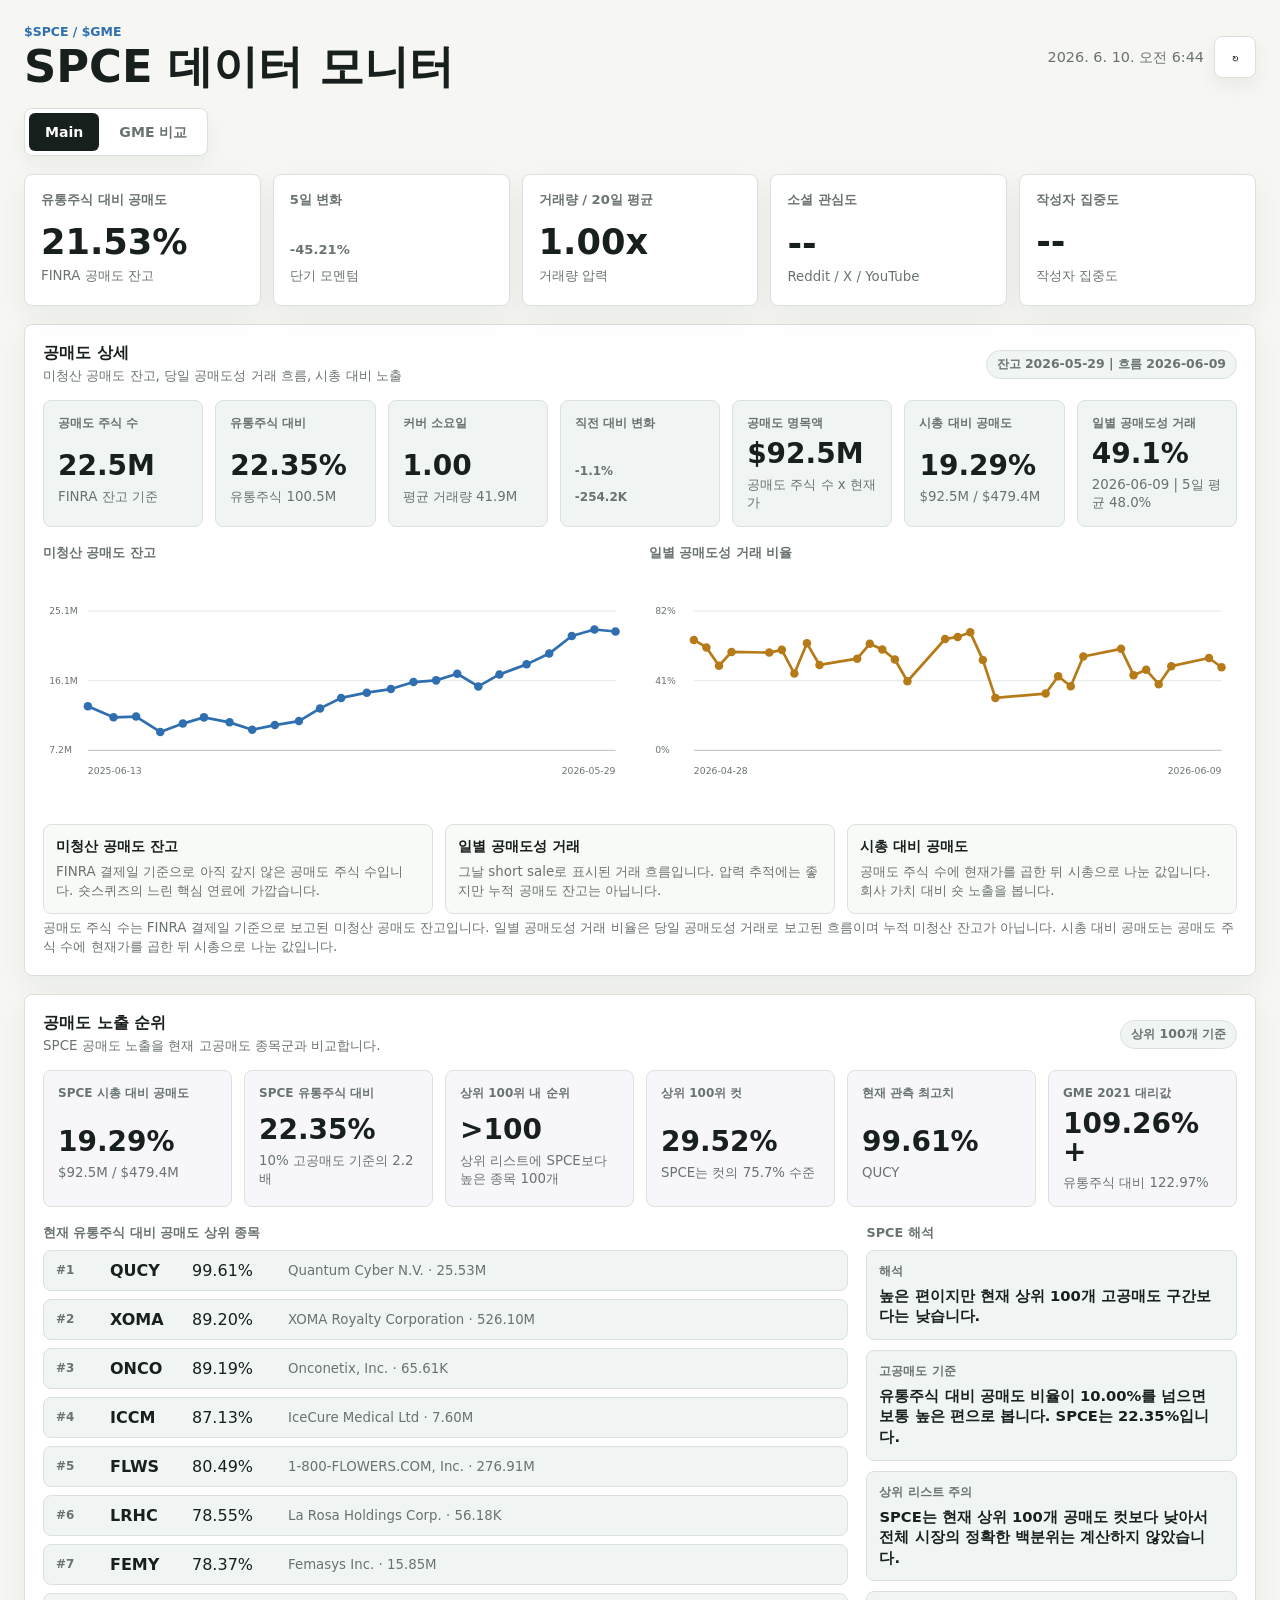
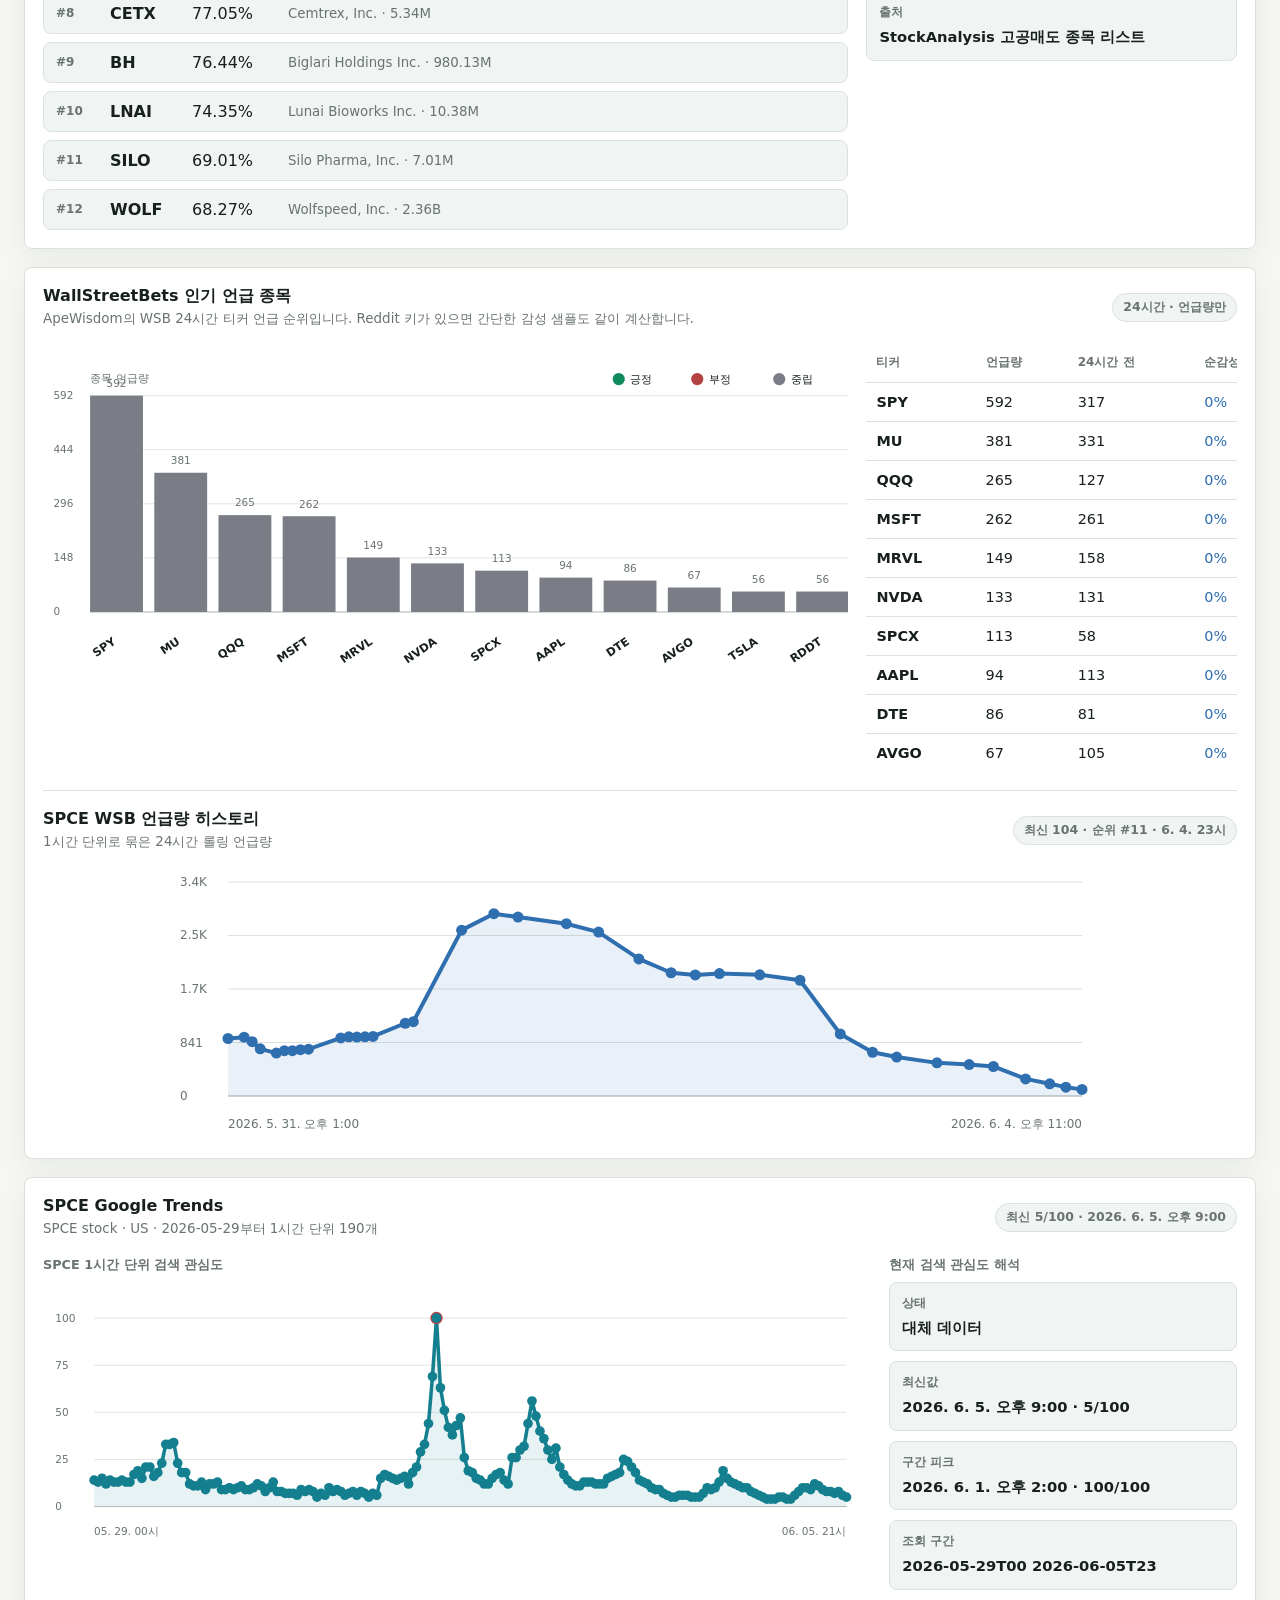
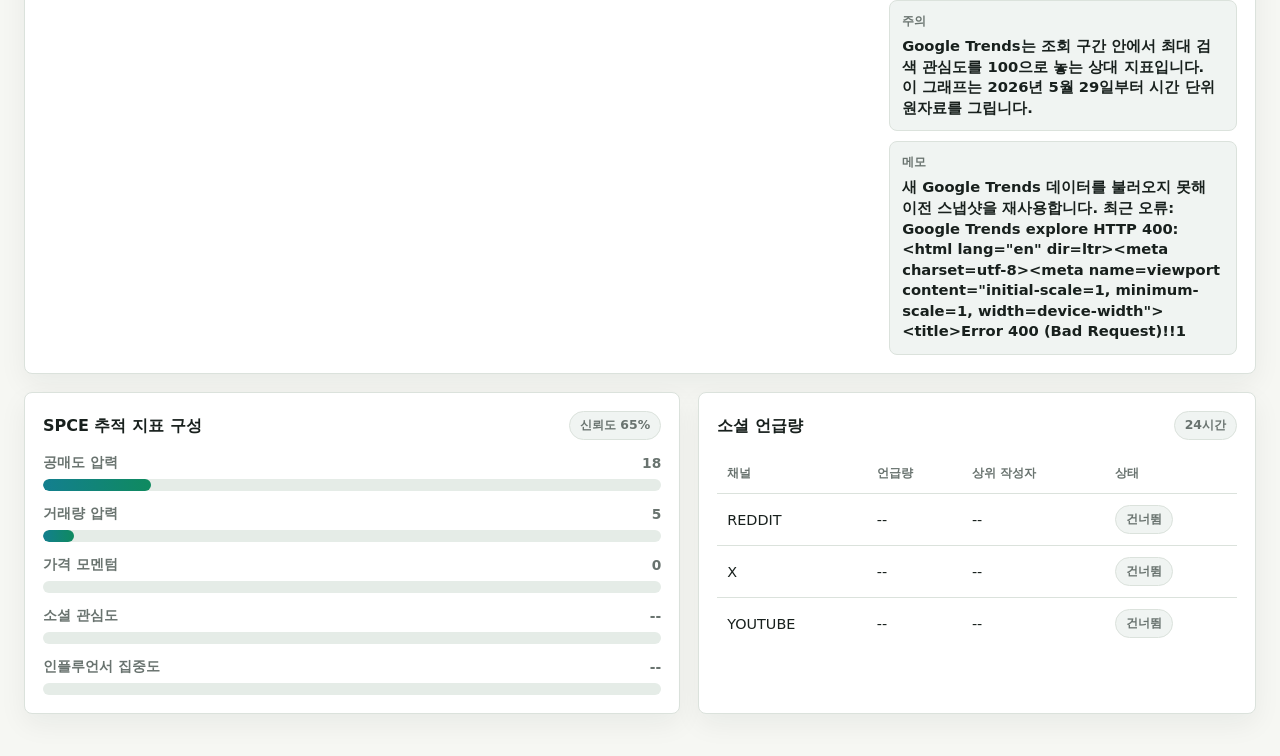
<file: index.html>
<!doctype html>
<html lang="ko">
  <head>
    <meta charset="utf-8" />
    <meta name="viewport" content="width=device-width, initial-scale=1" />
    <title>SPCE 데이터 모니터</title>
    <link rel="stylesheet" href="styles.css?v=20260601-wsb-hourly-buckets-4" />
  </head>
  <body>
    <div class="app-shell">
      <header class="topbar">
        <div>
          <p class="eyebrow">$SPCE / $GME</p>
          <h1>SPCE 데이터 모니터</h1>
        </div>
        <div class="topbar-actions">
          <span id="last-updated" class="timestamp">불러오는 중</span>
          <button id="refresh-button" class="icon-button" type="button" aria-label="데이터 새로고침" title="데이터 새로고침">
            <span aria-hidden="true">↻</span>
          </button>
        </div>
      </header>

      <nav class="tab-nav" aria-label="대시보드 보기">
        <button class="tab-button is-active" type="button" data-tab-target="main" aria-selected="true">Main</button>
        <button class="tab-button" type="button" data-tab-target="gme" aria-selected="false">GME 비교</button>
      </nav>

      <main>
        <section class="metric-grid" aria-label="SPCE 핵심 지표" data-tab-panel="main">
          <article class="metric-card">
            <span>유통주식 대비 공매도</span>
            <strong id="metric-short">--</strong>
            <small>FINRA 공매도 잔고</small>
          </article>
          <article class="metric-card">
            <span>5일 변화</span>
            <strong id="metric-move">--</strong>
            <small>단기 모멘텀</small>
          </article>
          <article class="metric-card">
            <span>거래량 / 20일 평균</span>
            <strong id="metric-volume">--</strong>
            <small>거래량 압력</small>
          </article>
          <article class="metric-card">
            <span>소셜 관심도</span>
            <strong id="metric-social">--</strong>
            <small>Reddit / X / YouTube</small>
          </article>
          <article class="metric-card">
            <span>작성자 집중도</span>
            <strong id="metric-leader">--</strong>
            <small>작성자 집중도</small>
          </article>
        </section>

        <section class="panel short-panel" data-tab-panel="main">
          <div class="panel-heading">
            <div>
              <h2>공매도 상세</h2>
              <p class="panel-subtitle">미청산 공매도 잔고, 당일 공매도성 거래 흐름, 시총 대비 노출</p>
            </div>
            <span id="short-source-chip" class="status-chip">--</span>
          </div>
          <div id="short-metric-grid" class="short-metric-grid"></div>
          <div class="short-chart-grid">
            <div>
              <div class="chart-title">미청산 공매도 잔고</div>
              <div id="short-interest-chart" class="mini-chart"></div>
            </div>
            <div>
              <div class="chart-title">일별 공매도성 거래 비율</div>
              <div id="short-volume-chart" class="mini-chart"></div>
            </div>
          </div>
          <div class="short-explainer-grid">
            <article>
              <strong>미청산 공매도 잔고</strong>
              <p>FINRA 결제일 기준으로 아직 갚지 않은 공매도 주식 수입니다. 숏스퀴즈의 느린 핵심 연료에 가깝습니다.</p>
            </article>
            <article>
              <strong>일별 공매도성 거래</strong>
              <p>그날 short sale로 표시된 거래 흐름입니다. 압력 추적에는 좋지만 누적 공매도 잔고는 아닙니다.</p>
            </article>
            <article>
              <strong>시총 대비 공매도</strong>
              <p>공매도 주식 수에 현재가를 곱한 뒤 시총으로 나눈 값입니다. 회사 가치 대비 숏 노출을 봅니다.</p>
            </article>
          </div>
          <p id="short-caveat" class="panel-subtitle caveat"></p>
        </section>

        <section class="panel exposure-panel" data-tab-panel="main">
          <div class="panel-heading">
            <div>
              <h2>공매도 노출 순위</h2>
              <p id="exposure-method" class="panel-subtitle">SPCE 공매도 노출을 현재 고공매도 종목군과 비교</p>
            </div>
            <span id="exposure-status" class="status-chip">--</span>
          </div>
          <div id="exposure-grid" class="exposure-grid"></div>
          <div class="exposure-layout">
            <div>
              <div class="chart-title">현재 유통주식 대비 공매도 상위 종목</div>
              <div id="exposure-top-list" class="rank-list"></div>
            </div>
            <div>
              <div class="chart-title">SPCE 해석</div>
              <div id="exposure-notes" class="benchmark-list"></div>
            </div>
          </div>
        </section>

        <section class="panel gme-case-panel" data-tab-panel="gme">
          <div class="panel-heading">
            <div>
              <h2>GME 2021 케이스 스터디</h2>
              <p id="gme-case-method" class="panel-subtitle">밈 숏스퀴즈 국면의 과거 기준선</p>
            </div>
            <span id="gme-case-chip" class="status-chip">--</span>
          </div>
          <div id="gme-case-grid" class="case-grid"></div>
          <div class="case-layout">
            <div>
              <div class="chart-title">GME 가격, 2021년 1월 저점 기준</div>
              <div id="gme-case-chart" class="case-chart"></div>
            </div>
            <div>
              <div class="chart-title">소셜 관심도 벤치마크</div>
              <div id="gme-social-benchmark" class="benchmark-list"></div>
            </div>
          </div>
          <div class="case-layout gme-short-layout">
            <div>
              <div class="chart-title">GME FINRA 공매도 잔고</div>
              <div id="gme-short-interest-chart" class="case-chart"></div>
            </div>
            <div>
              <div class="chart-title">GME 일별 공매도성 거래 흐름</div>
              <div id="gme-short-flow-chart" class="case-chart"></div>
            </div>
          </div>
          <div class="case-layout google-layout">
            <div>
              <div class="chart-title">GME Google Trends, 2021년 1월-2월</div>
              <div id="gme-google-trends-chart" class="case-chart"></div>
            </div>
            <div>
              <div class="chart-title">검색 관심도 해석</div>
              <div id="gme-google-trends-notes" class="benchmark-list"></div>
            </div>
          </div>
        </section>

        <section class="panel trend-panel" data-tab-panel="main">
          <div class="panel-heading">
            <div>
              <h2>WallStreetBets 인기 언급 종목</h2>
              <p id="wsb-method" class="panel-subtitle">r/wallstreetbets 24시간 티커 언급량</p>
            </div>
            <span id="wsb-status" class="status-chip">--</span>
          </div>
          <div class="trend-layout">
            <div id="wsb-chart" class="stacked-chart"></div>
            <div class="table-wrap compact-table">
              <table>
                <thead>
                  <tr>
                    <th>티커</th>
                    <th>언급량</th>
                    <th>24시간 전</th>
                    <th>순감성</th>
                  </tr>
                </thead>
                <tbody id="wsb-table"></tbody>
              </table>
            </div>
          </div>
          <div class="trend-history">
            <div class="panel-heading compact-heading">
              <div>
                <h2>SPCE WSB 언급량 히스토리</h2>
                <p class="panel-subtitle">1시간 단위로 묶은 24시간 롤링 언급량</p>
              </div>
              <span id="wsb-history-latest" class="status-chip">--</span>
            </div>
            <div id="wsb-history-chart" class="mention-history-chart"></div>
          </div>
        </section>

        <section class="panel google-panel" data-tab-panel="main">
          <div class="panel-heading">
            <div>
              <h2>SPCE Google Trends</h2>
              <p id="spce-google-trends-method" class="panel-subtitle">미국 기준, 2026년 5월 29일부터 시간 단위 검색 관심도</p>
            </div>
            <span id="spce-google-trends-chip" class="status-chip">--</span>
          </div>
          <div class="case-layout google-layout">
            <div>
              <div class="chart-title">SPCE 1시간 단위 검색 관심도</div>
              <div id="spce-google-trends-chart" class="mention-history-chart"></div>
            </div>
            <div>
              <div class="chart-title">현재 검색 관심도 해석</div>
              <div id="spce-google-trends-notes" class="benchmark-list"></div>
            </div>
          </div>
        </section>

        <section class="dashboard-grid" data-tab-panel="main">
          <article class="panel">
            <div class="panel-heading">
              <h2>SPCE 추적 지표 구성</h2>
              <span id="confidence-chip" class="status-chip">--</span>
            </div>
            <div id="component-bars" class="bar-list"></div>
          </article>

          <article class="panel">
            <div class="panel-heading">
              <h2>소셜 언급량</h2>
              <span id="window-chip" class="status-chip">24h</span>
            </div>
            <div class="table-wrap">
              <table>
                <thead>
                  <tr>
                    <th>채널</th>
                    <th>언급량</th>
                    <th>상위 작성자</th>
                    <th>상태</th>
                  </tr>
                </thead>
                <tbody id="social-table"></tbody>
              </table>
            </div>
          </article>
        </section>

        <section class="panel" data-tab-panel="gme">
            <div class="panel-heading">
              <h2>SPCE vs GME</h2>
              <span class="status-chip">현재 데이터</span>
            </div>
            <div class="table-wrap">
              <table>
                <thead>
                  <tr>
                    <th>지표</th>
                    <th>SPCE</th>
                    <th>GME 2021</th>
                  </tr>
                </thead>
                <tbody id="comparison-table"></tbody>
              </table>
            </div>
        </section>

        <section class="panel" data-tab-panel="gme">
          <div class="panel-heading">
            <h2>현재 GME 상태</h2>
            <span class="status-chip">관찰</span>
          </div>
          <div id="gme-strip" class="strip"></div>
        </section>
      </main>
    </div>

    <div id="chart-tooltip" class="chart-tooltip" hidden></div>
    <script src="app.js?v=20260601-wsb-hourly-buckets-4"></script>
  </body>
</html>
</file>
<file: styles.css>
:root {
  color-scheme: light;
  --bg: #f6f7f3;
  --surface: #ffffff;
  --surface-strong: #f0f4f2;
  --ink: #18201d;
  --muted: #69736f;
  --line: #dbe2dc;
  --green: #0f8a5f;
  --red: #b54242;
  --blue: #2f6fb0;
  --amber: #b77a18;
  --teal: #137f8f;
  --shadow: 0 18px 48px rgba(25, 33, 29, 0.08);
}

* {
  box-sizing: border-box;
}

body {
  margin: 0;
  min-width: 320px;
  color: var(--ink);
  background: var(--bg);
  font-family: Inter, ui-sans-serif, system-ui, -apple-system, BlinkMacSystemFont, "Segoe UI", sans-serif;
  letter-spacing: 0;
}

.app-shell {
  width: min(1440px, 100%);
  margin: 0 auto;
  padding: 24px;
}

.topbar {
  display: flex;
  align-items: center;
  justify-content: space-between;
  gap: 16px;
  margin-bottom: 18px;
}

.eyebrow {
  margin: 0 0 4px;
  color: var(--blue);
  font-size: 0.78rem;
  font-weight: 800;
  text-transform: uppercase;
}

h1,
h2,
p {
  margin: 0;
}

h1 {
  font-size: clamp(1.65rem, 4vw, 2.8rem);
  line-height: 1.05;
  font-weight: 850;
}

h2 {
  font-size: 1rem;
  line-height: 1.2;
}

.topbar-actions {
  display: flex;
  align-items: center;
  gap: 10px;
}

.timestamp {
  color: var(--muted);
  font-size: 0.9rem;
  white-space: nowrap;
}

.icon-button {
  display: grid;
  width: 42px;
  height: 42px;
  place-items: center;
  border: 1px solid var(--line);
  border-radius: 8px;
  color: var(--ink);
  background: var(--surface);
  box-shadow: 0 8px 18px rgba(25, 33, 29, 0.06);
  cursor: pointer;
}

.icon-button:hover {
  border-color: var(--blue);
  color: var(--blue);
}

.tab-nav {
  display: inline-flex;
  gap: 4px;
  margin-bottom: 18px;
  padding: 4px;
  border: 1px solid var(--line);
  border-radius: 8px;
  background: var(--surface);
  box-shadow: 0 8px 18px rgba(25, 33, 29, 0.05);
}

.tab-button {
  min-height: 38px;
  padding: 0 16px;
  border: 0;
  border-radius: 6px;
  color: var(--muted);
  background: transparent;
  font: inherit;
  font-size: 0.88rem;
  font-weight: 800;
  cursor: pointer;
}

.tab-button:hover {
  color: var(--ink);
  background: var(--surface-strong);
}

.tab-button.is-active {
  color: #fff;
  background: var(--ink);
}

[data-tab-panel][hidden] {
  display: none !important;
}

.metric-card span {
  color: var(--muted);
  font-size: 0.82rem;
  font-weight: 750;
  text-transform: uppercase;
}

.status-chip {
  display: inline-flex;
  align-items: center;
  width: fit-content;
  min-height: 28px;
  padding: 5px 10px;
  border: 1px solid var(--line);
  border-radius: 999px;
  color: var(--muted);
  background: var(--surface-strong);
  font-size: 0.78rem;
  font-weight: 750;
  white-space: nowrap;
}

.metric-grid {
  display: grid;
  grid-template-columns: repeat(5, minmax(0, 1fr));
  gap: 12px;
  margin-bottom: 18px;
}

.metric-card,
.panel {
  border: 1px solid var(--line);
  border-radius: 8px;
  background: var(--surface);
  box-shadow: 0 10px 28px rgba(25, 33, 29, 0.06);
}

.metric-card {
  display: grid;
  min-height: 132px;
  gap: 8px;
  padding: 16px;
}

.metric-card strong {
  align-self: end;
  font-size: clamp(1.45rem, 3vw, 2.2rem);
  line-height: 1;
  font-variant-numeric: tabular-nums;
  overflow-wrap: anywhere;
}

.metric-card small {
  color: var(--muted);
}

.short-panel {
  margin-bottom: 18px;
}

.short-metric-grid {
  display: grid;
  grid-template-columns: repeat(auto-fit, minmax(150px, 1fr));
  gap: 12px;
  margin-bottom: 18px;
}

.short-metric {
  display: grid;
  min-height: 118px;
  gap: 8px;
  padding: 14px;
  border: 1px solid var(--line);
  border-radius: 8px;
  background: var(--surface-strong);
}

.short-metric span {
  color: var(--muted);
  font-size: 0.75rem;
  font-weight: 800;
  text-transform: uppercase;
}

.short-metric strong {
  align-self: end;
  font-size: clamp(1.15rem, 2.2vw, 1.75rem);
  font-variant-numeric: tabular-nums;
  line-height: 1;
  overflow-wrap: anywhere;
}

.short-metric small {
  color: var(--muted);
  line-height: 1.35;
}

.short-chart-grid {
  display: grid;
  grid-template-columns: repeat(2, minmax(0, 1fr));
  gap: 18px;
}

.short-explainer-grid {
  display: grid;
  grid-template-columns: repeat(3, minmax(0, 1fr));
  gap: 12px;
  margin-top: 14px;
}

.short-explainer-grid article {
  padding: 12px;
  border: 1px solid var(--line);
  border-radius: 8px;
  background: #f8faf7;
}

.short-explainer-grid strong {
  display: block;
  margin-bottom: 6px;
  color: var(--ink);
  font-size: 0.9rem;
}

.short-explainer-grid p {
  margin: 0;
  color: var(--muted);
  font-size: 0.84rem;
  line-height: 1.45;
}

.exposure-panel {
  margin-bottom: 18px;
}

.exposure-grid {
  display: grid;
  grid-template-columns: repeat(auto-fit, minmax(155px, 1fr));
  gap: 12px;
  margin-bottom: 18px;
}

.exposure-card {
  display: grid;
  min-height: 118px;
  gap: 8px;
  padding: 14px;
  border: 1px solid var(--line);
  border-radius: 8px;
  background: #f7f7fb;
}

.exposure-card span,
.rank-row span {
  color: var(--muted);
  font-size: 0.75rem;
  font-weight: 800;
  text-transform: uppercase;
}

.exposure-card strong {
  align-self: end;
  font-size: clamp(1.15rem, 2.2vw, 1.75rem);
  font-variant-numeric: tabular-nums;
  line-height: 1;
  overflow-wrap: anywhere;
}

.exposure-card small {
  color: var(--muted);
  line-height: 1.35;
}

.exposure-layout {
  display: grid;
  grid-template-columns: minmax(0, 1fr) minmax(320px, 0.46fr);
  gap: 18px;
}

.rank-list {
  display: grid;
  gap: 8px;
}

.rank-row {
  display: grid;
  grid-template-columns: 44px 72px 86px minmax(0, 1fr);
  gap: 10px;
  align-items: center;
  padding: 10px 12px;
  border: 1px solid var(--line);
  border-radius: 8px;
  background: var(--surface-strong);
}

.rank-row strong,
.rank-row em {
  color: var(--ink);
  font-style: normal;
  font-variant-numeric: tabular-nums;
}

.rank-row small {
  min-width: 0;
  color: var(--muted);
  overflow: hidden;
  text-overflow: ellipsis;
  white-space: nowrap;
}

.chart-title {
  margin-bottom: 8px;
  color: var(--muted);
  font-size: 0.8rem;
  font-weight: 800;
  text-transform: uppercase;
}

.mini-chart {
  min-height: 240px;
  overflow-x: auto;
}

.mini-chart svg {
  display: block;
  width: 100%;
  min-width: 560px;
  height: 240px;
}

.caveat {
  margin-top: 12px;
}

.gme-case-panel {
  margin-bottom: 18px;
}

.case-grid {
  display: grid;
  grid-template-columns: repeat(auto-fit, minmax(150px, 1fr));
  gap: 12px;
  margin-bottom: 18px;
}

.case-card {
  display: grid;
  min-height: 112px;
  gap: 8px;
  padding: 14px;
  border: 1px solid var(--line);
  border-radius: 8px;
  background: #fbf7f4;
}

.case-card span,
.benchmark-row span {
  color: var(--muted);
  font-size: 0.75rem;
  font-weight: 800;
  text-transform: uppercase;
}

.case-card strong {
  align-self: end;
  font-size: clamp(1.12rem, 2.2vw, 1.7rem);
  font-variant-numeric: tabular-nums;
  line-height: 1;
  overflow-wrap: anywhere;
}

.case-card small {
  color: var(--muted);
  line-height: 1.35;
}

.case-layout {
  display: grid;
  grid-template-columns: minmax(0, 1fr) minmax(320px, 0.42fr);
  gap: 18px;
}

.gme-short-layout {
  grid-template-columns: repeat(2, minmax(0, 1fr));
  margin-top: 18px;
}

.google-layout {
  margin-top: 18px;
}

.case-chart {
  min-height: 300px;
  overflow-x: auto;
}

.case-chart svg {
  display: block;
  width: 100%;
  min-width: 760px;
  height: 300px;
}

.chart-hit-target {
  cursor: crosshair;
}

.chart-tooltip {
  position: fixed;
  z-index: 50;
  max-width: min(320px, calc(100vw - 24px));
  padding: 9px 11px;
  border: 1px solid rgba(24, 32, 29, 0.12);
  border-radius: 8px;
  color: #fff;
  background: rgba(24, 32, 29, 0.94);
  box-shadow: 0 12px 30px rgba(25, 33, 29, 0.18);
  font-size: 0.82rem;
  font-weight: 700;
  line-height: 1.45;
  pointer-events: none;
  white-space: pre-line;
}

.benchmark-list {
  display: grid;
  gap: 10px;
}

.benchmark-row {
  display: grid;
  gap: 6px;
  padding: 12px;
  border: 1px solid var(--line);
  border-radius: 8px;
  background: var(--surface-strong);
}

.benchmark-row strong {
  font-size: 0.92rem;
  font-weight: 650;
  line-height: 1.4;
}

.dashboard-grid {
  display: grid;
  grid-template-columns: minmax(0, 1fr) minmax(360px, 0.85fr);
  gap: 18px;
  margin-bottom: 18px;
}

.panel {
  min-width: 0;
  padding: 18px;
}

.panel.wide {
  min-height: 360px;
}

.panel-heading {
  display: flex;
  align-items: center;
  justify-content: space-between;
  gap: 12px;
  margin-bottom: 14px;
}

.panel-subtitle {
  margin-top: 5px;
  color: var(--muted);
  font-size: 0.84rem;
  line-height: 1.4;
}

.trend-panel {
  margin-bottom: 18px;
}

.google-panel {
  margin-bottom: 18px;
}

.trend-layout {
  display: grid;
  grid-template-columns: minmax(0, 1fr) minmax(340px, 0.46fr);
  gap: 18px;
  align-items: stretch;
}

.stacked-chart {
  min-height: 360px;
  overflow-x: auto;
}

.stacked-chart svg {
  display: block;
  width: 100%;
  min-width: 820px;
  height: 360px;
}

.compact-table table {
  min-width: 420px;
}

.trend-history {
  margin-top: 18px;
  padding-top: 18px;
  border-top: 1px solid var(--line);
}

.compact-heading {
  margin-bottom: 8px;
}

.mention-history-chart {
  width: 100%;
  min-height: 280px;
  overflow-x: auto;
}

.mention-history-chart svg {
  display: block;
  width: 100%;
  min-width: 720px;
  height: 280px;
}

.empty-state {
  display: grid;
  min-height: 220px;
  place-items: center;
  color: var(--muted);
  border: 1px dashed var(--line);
  border-radius: 8px;
  background: var(--surface-strong);
}

.bar-list {
  display: grid;
  gap: 14px;
}

.bar-row {
  display: grid;
  gap: 7px;
}

.bar-meta {
  display: flex;
  align-items: center;
  justify-content: space-between;
  gap: 10px;
  color: var(--muted);
  font-size: 0.86rem;
  font-weight: 700;
}

.bar-track {
  height: 12px;
  overflow: hidden;
  border-radius: 999px;
  background: #e5ece7;
}

.bar-fill {
  width: 0%;
  height: 100%;
  border-radius: inherit;
  background: linear-gradient(90deg, var(--teal), var(--green));
  transition: width 240ms ease;
}

.table-wrap {
  width: 100%;
  overflow-x: auto;
}

table {
  width: 100%;
  min-width: 520px;
  border-collapse: collapse;
  font-size: 0.9rem;
}

th,
td {
  padding: 11px 10px;
  border-bottom: 1px solid var(--line);
  text-align: left;
  vertical-align: middle;
}

th {
  color: var(--muted);
  font-size: 0.75rem;
  text-transform: uppercase;
}

td {
  font-variant-numeric: tabular-nums;
}

tr:last-child td {
  border-bottom: 0;
}

.chart {
  width: 100%;
  min-height: 290px;
}

.chart svg {
  display: block;
  width: 100%;
  height: 290px;
}

.strip {
  display: grid;
  grid-template-columns: repeat(5, minmax(0, 1fr));
  gap: 12px;
}

.strip-item {
  min-height: 92px;
  padding: 14px;
  border: 1px solid var(--line);
  border-radius: 8px;
  background: var(--surface-strong);
}

.strip-item span {
  display: block;
  color: var(--muted);
  font-size: 0.78rem;
  font-weight: 800;
  text-transform: uppercase;
}

.strip-item strong {
  display: block;
  margin-top: 10px;
  font-size: 1.35rem;
  font-variant-numeric: tabular-nums;
  overflow-wrap: anywhere;
}

.positive {
  color: var(--green);
}

.negative {
  color: var(--red);
}

.neutral {
  color: var(--blue);
}

.warning {
  color: var(--amber);
}

@media (max-width: 980px) {
  .dashboard-grid,
  .trend-layout,
  .short-chart-grid,
  .short-explainer-grid,
  .exposure-layout,
  .case-layout {
    grid-template-columns: 1fr;
  }

  .metric-grid,
  .strip,
  .short-metric-grid,
  .exposure-grid,
  .case-grid {
    grid-template-columns: repeat(2, minmax(0, 1fr));
  }
}

@media (max-width: 620px) {
  .app-shell {
    padding: 16px;
  }

  .topbar {
    align-items: flex-start;
    flex-direction: column;
  }

  .topbar-actions {
    width: 100%;
    justify-content: space-between;
  }

  .tab-nav {
    display: grid;
    grid-template-columns: repeat(2, minmax(0, 1fr));
    width: 100%;
  }

  .tab-button {
    padding: 0 10px;
  }

  .panel-heading {
    align-items: flex-start;
    flex-direction: column;
  }

  .metric-grid,
  .strip,
  .short-metric-grid,
  .exposure-grid,
  .case-grid {
    grid-template-columns: 1fr;
  }

  .rank-row {
    grid-template-columns: 38px 62px 78px minmax(0, 1fr);
  }

  .timestamp {
    white-space: normal;
  }
}
</file>
